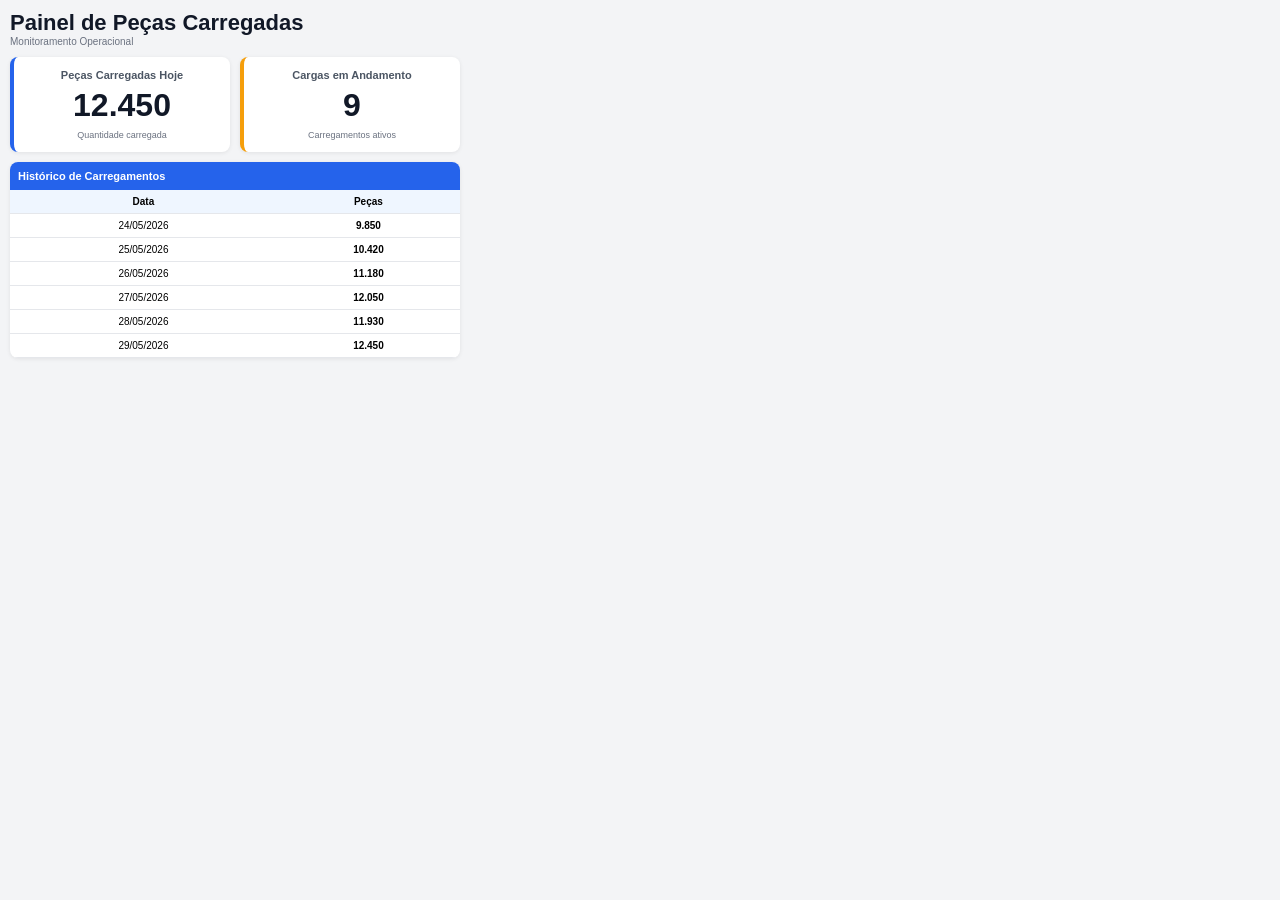
<file: pecasCarregadas/index.html>
<!DOCTYPE html>
<html lang="pt-BR">

<head>
<meta charset="UTF-8">
<meta name="viewport" content="width=device-width, initial-scale=1.0">

<title>Painel de Peças Carregadas</title>

<style>

:root{
    --azul:#2563eb;
    --laranja:#f59e0b;
    --cinza:#6b7280;
    --fundo:#f3f4f6;
    --branco:#ffffff;
    --borda:#e5e7eb;
}

*{
    margin:0;
    padding:0;
    box-sizing:border-box;
    font-family:Segoe UI, Arial, sans-serif;
}

body{
    background:var(--fundo);
    padding:10px;
}

/* ===============================
   TÍTULO
================================ */

.header{
    margin-bottom:10px;
}

.header h1{
    font-size:22px;
    color:#111827;
}

.header p{
    font-size:10px;
    color:var(--cinza);
}

/* ===============================
   CARDS
================================ */

.cards{
    display:flex;
    gap:10px;
    margin-bottom:10px;
}

.card{
    flex:1;
    max-width:220px;
    background:var(--branco);
    border-radius:8px;
    padding:12px;
    min-height:90px;
    box-shadow:0 1px 4px rgba(0,0,0,.08);
}

.card-pecas{
    border-left:4px solid var(--azul);
}

.card-cargas{
    border-left:4px solid var(--laranja);
}

.card-titulo{
    text-align:center;
    font-size:11px;
    font-weight:600;
    color:#4b5563;
}

.card-valor{
    text-align:center;
    font-size:32px;
    font-weight:bold;
    color:#111827;
    margin:6px 0;
}

.card-info{
    text-align:center;
    font-size:9px;
    color:var(--cinza);
}

/* ===============================
   TABELA
================================ */

.tabela{
    width:450px;
    background:var(--branco);
    border-radius:8px;
    overflow:hidden;
    box-shadow:0 1px 4px rgba(0,0,0,.08);
}

.tabela-titulo{
    background:var(--azul);
    color:white;
    padding:8px;
    font-size:11px;
    font-weight:bold;
}

table{
    width:100%;
    border-collapse:collapse;
}

thead{
    background:#eff6ff;
}

thead th{
    padding:6px;
    font-size:10px;
    border-bottom:1px solid var(--borda);
}

tbody td{
    padding:6px;
    font-size:10px;
    text-align:center;
    border-bottom:1px solid var(--borda);
}

.valor{
    font-weight:bold;
}

/* ===============================
   RESPONSIVO
================================ */

@media(max-width:768px){

    .cards{
        flex-direction:column;
    }

    .card{
        max-width:100%;
    }

    .tabela{
        width:100%;
    }

}

</style>

</head>

<body>

<div class="header">
    <h1>Painel de Peças Carregadas</h1>
    <p>Monitoramento Operacional</p>
</div>

<div class="cards">

    <div class="card card-pecas">

        <div class="card-titulo">
            Peças Carregadas Hoje
        </div>

        <div class="card-valor" id="pecasHoje">
            12.450
        </div>

        <div class="card-info">
            Quantidade carregada
        </div>

    </div>

    <div class="card card-cargas">

        <div class="card-titulo">
            Cargas em Andamento
        </div>

        <div class="card-valor" id="cargas">
            9
        </div>

        <div class="card-info">
            Carregamentos ativos
        </div>

    </div>

</div>

<div class="tabela">

    <div class="tabela-titulo">
        Histórico de Carregamentos
    </div>

    <table>

        <thead>
            <tr>
                <th>Data</th>
                <th>Peças</th>
            </tr>
        </thead>

        <tbody>

            <tr>
                <td>24/05/2026</td>
                <td class="valor">9.850</td>
            </tr>

            <tr>
                <td>25/05/2026</td>
                <td class="valor">10.420</td>
            </tr>

            <tr>
                <td>26/05/2026</td>
                <td class="valor">11.180</td>
            </tr>

            <tr>
                <td>27/05/2026</td>
                <td class="valor">12.050</td>
            </tr>

            <tr>
                <td>28/05/2026</td>
                <td class="valor">11.930</td>
            </tr>

            <tr>
                <td>29/05/2026</td>
                <td class="valor">12.450</td>
            </tr>

        </tbody>

    </table>

</div>

<script>

document.getElementById('pecasHoje').innerHTML =
    Number(12450).toLocaleString('pt-BR');

document.getElementById('cargas').innerHTML = 9;

</script>

</body>
</html>
</file>
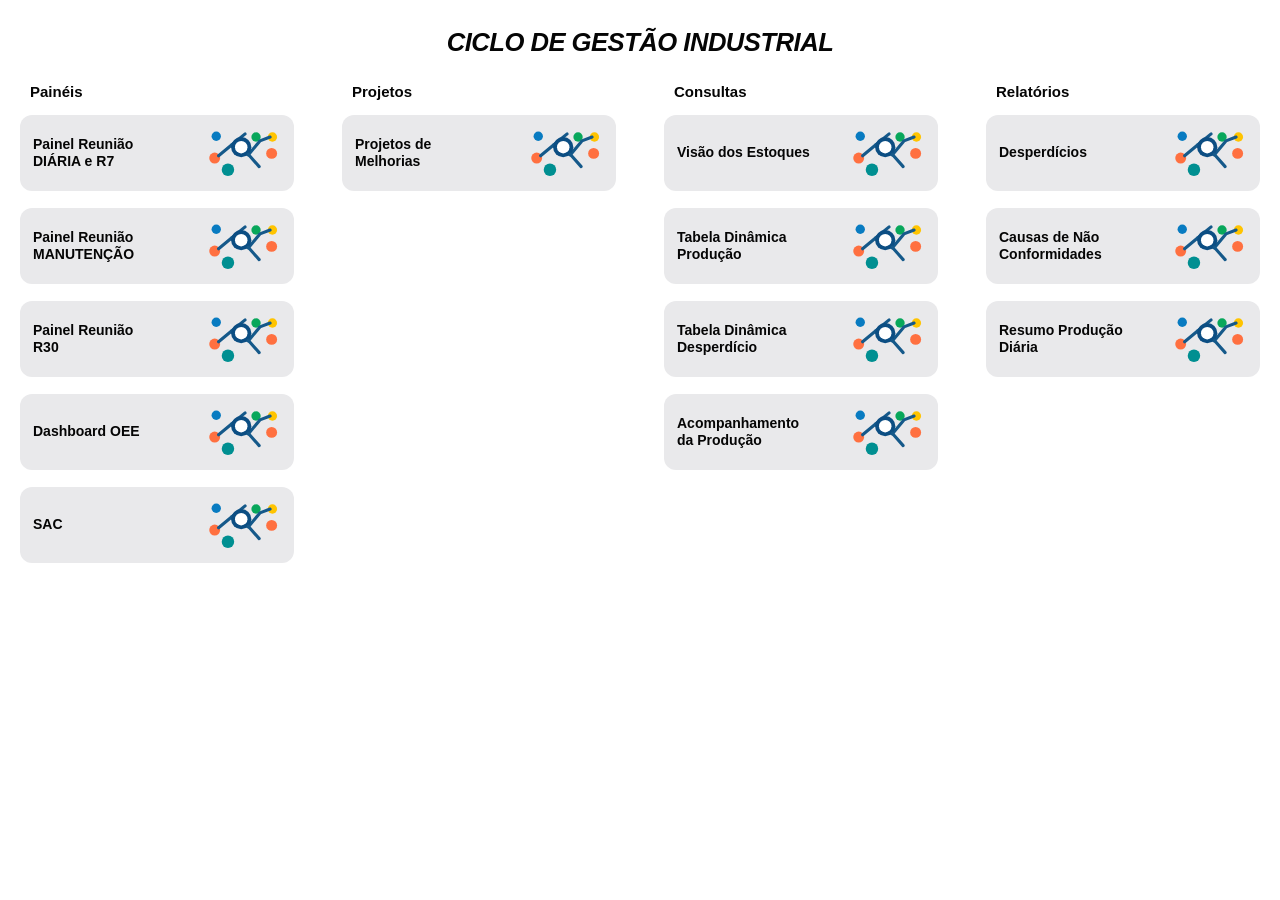
<file: GestaoIndustrial/ciclo_gestao_industrial.html>
<!DOCTYPE html>
<html lang="pt-BR">
<head>
<meta charset="UTF-8">
<meta name="viewport" content="width=device-width, initial-scale=1.0">
<meta name="description" content="Ciclo de Gestão Industrial">
<title>Ciclo de Gestão Industrial</title>

<style>
    :root {
        --bg: #ffffff;
        --text: #050505;
        --card: #e9e9eb;
        --card-hover: #dedee1;
        --radius: 12px;
        --max-width: 1240px;
        --gap: 20px;
    }

    * {
        box-sizing: border-box;
    }

    html {
        scroll-behavior: smooth;
    }

    body {
        margin: 0;
        min-height: 100vh;
        background: var(--bg);
        color: var(--text);
        font-family: Arial, Helvetica, sans-serif;
        -webkit-font-smoothing: antialiased;
        text-rendering: optimizeLegibility;
    }

    .page {
        width: min(100% - 40px, var(--max-width));
        margin: 0 auto;
        padding: 22px 0 32px;
    }

    /* Cabeçalho */
    .header {
        position: relative;
        min-height: 58px;
        display: flex;
        align-items: flex-start;
        justify-content: center;
    }

    .title {
        margin: 5px 0 0;
        font-size: clamp(21px, 2vw, 27px);
        line-height: 1.2;
        font-style: italic;
        font-weight: 800;
        letter-spacing: -0.5px;
        text-align: center;
    }

    /* Mantém a área escura da referência no canto superior direito.
       Pode ser substituída por uma logo real futuramente. */
    /*.header-mark {
        position: absolute;
        top: 0;
        right: 0;
        width: 102px;
        height: 36px;
        background: #000;
        border-radius: 0 0 0 2px;
    }*/

    /* Grade principal */
    .dashboard {
        display: grid;
        grid-template-columns: repeat(4, minmax(0, 1fr));
        gap: 48px;
        align-items: start;
        margin-top: 3px;
    }

    .section-title {
        margin: 0 0 14px 10px;
        font-size: 15px;
        line-height: 1.2;
        font-weight: 800;
    }

    .cards {
        display: flex;
        flex-direction: column;
        gap: 17px;
    }

    .card {
        min-height: 70px;
        display: flex;
        align-items: center;
        justify-content: space-between;
        gap: 14px;
        padding: 12px 13px;
        border-radius: var(--radius);
        background: var(--card);
        color: var(--text);
        text-decoration: none;
        cursor: pointer;
        transition:
            background-color 160ms ease,
            transform 160ms ease,
            box-shadow 160ms ease;
        outline: none;
    }

    .card:hover {
        background: var(--card-hover);
        transform: translateY(-2px);
        box-shadow: 0 5px 12px rgba(0, 0, 0, 0.08);
    }

    .card:focus-visible {
        box-shadow: 0 0 0 3px rgba(0, 0, 0, 0.25);
    }

    .card-title {
        flex: 1;
        font-size: 14px;
        line-height: 1.25;
        font-weight: 800;
    }

    .card-icon {
        flex: 0 0 78px;
        width: 78px;
        height: 52px;
        display: block;
    }

    /* SVG dos ícones é mantido inline para que o arquivo seja 100% independente. */
    .card-icon .blue {
        fill: #087bc1;
    }

    .card-icon .blue-dark {
        fill: #0c4e83;
    }

    .card-icon .orange {
        fill: #ff7040;
    }

    .card-icon .orange-dark {
        fill: #ef5429;
    }

    .card-icon .green {
        fill: #08a75b;
    }

    .card-icon .teal {
        fill: #008f91;
    }

    .card-icon .yellow {
        fill: #ffc400;
    }

    .card-icon .line {
        fill: none;
        stroke: #15598a;
        stroke-width: 4;
        stroke-linecap: round;
        stroke-linejoin: round;
    }

    /* Estado visual quando o item é acionado */
    .card.is-active {
        transform: scale(0.985);
    }

    /* Tablet */
    @media (max-width: 1000px) {
        .page {
            width: min(100% - 30px, 850px);
        }

        .dashboard {
            grid-template-columns: repeat(2, minmax(0, 1fr));
            column-gap: 28px;
            row-gap: 30px;
        }

        .header-mark {
            width: 76px;
            height: 30px;
        }
    }

    /* Celular */
    @media (max-width: 620px) {
        .page {
            width: min(100% - 24px, 480px);
            padding-top: 16px;
        }

        .header {
            min-height: 64px;
            padding-right: 0;
        }

        .title {
            max-width: 75%;
            margin-top: 3px;
            font-size: 20px;
        }

        .header-mark {
            width: 55px;
            height: 25px;
        }

        .dashboard {
            grid-template-columns: 1fr;
            gap: 28px;
            margin-top: 5px;
        }

        .section-title {
            margin-left: 7px;
            margin-bottom: 11px;
        }

        .cards {
            gap: 12px;
        }

        .card {
            min-height: 68px;
            padding: 11px 12px;
        }

        .card-title {
            font-size: 14px;
        }
    }

    @media (prefers-reduced-motion: reduce) {
        html {
            scroll-behavior: auto;
        }

        .card {
            transition: none;
        }
    }
</style>
</head>

<body>
<main class="page">

    <header class="header">
        <h1 class="title">CICLO DE GESTÃO INDUSTRIAL</h1>
        <div class="header-mark" aria-hidden="true"></div>
    </header>

    <section class="dashboard" aria-label="Menu principal">

        <!-- PAINÉIS -->
        <section class="menu-section">
            <h2 class="section-title">Painéis</h2>

            <div class="cards">
                <a class="card" href="#" data-name="Painel Reunião DIÁRIA e R7">
                    <span class="card-title">Painel Reunião<br>DIÁRIA e R7</span>
                    <svg class="card-icon" viewBox="0 0 100 65" aria-hidden="true">
                        <circle class="blue" cx="17" cy="11" r="6"/>
                        <circle class="orange" cx="15" cy="39" r="7"/>
                        <circle class="teal" cx="32" cy="54" r="8"/>
                        <circle class="green" cx="68" cy="12" r="6"/>
                        <circle class="yellow" cx="89" cy="12" r="6"/>
                        <circle class="orange" cx="88" cy="33" r="7"/>
                        <path class="line" d="M20 36 L37 22 L58 35 L73 17 L86 12"/>
                        <path class="line" d="M37 22 L54 8"/>
                        <circle class="blue-dark" cx="49" cy="25" r="13"/>
                        <circle fill="#fff" cx="49" cy="25" r="8"/>
                        <path class="line" d="M58 34 L72 50"/>
                    </svg>
                </a>

                <a class="card" href="#" data-name="Painel Reunião MANUTENÇÃO">
                    <span class="card-title">Painel Reunião<br>MANUTENÇÃO</span>
                    <svg class="card-icon" viewBox="0 0 100 65" aria-hidden="true">
                        <circle class="blue" cx="17" cy="11" r="6"/>
                        <circle class="orange" cx="15" cy="39" r="7"/>
                        <circle class="teal" cx="32" cy="54" r="8"/>
                        <circle class="green" cx="68" cy="12" r="6"/>
                        <circle class="yellow" cx="89" cy="12" r="6"/>
                        <circle class="orange" cx="88" cy="33" r="7"/>
                        <path class="line" d="M20 36 L37 22 L58 35 L73 17 L86 12"/>
                        <path class="line" d="M37 22 L54 8"/>
                        <circle class="blue-dark" cx="49" cy="25" r="13"/>
                        <circle fill="#fff" cx="49" cy="25" r="8"/>
                        <path class="line" d="M58 34 L72 50"/>
                    </svg>
                </a>

                <a class="card" href="#" data-name="Painel Reunião R30">
                    <span class="card-title">Painel Reunião<br>R30</span>
                    <svg class="card-icon" viewBox="0 0 100 65" aria-hidden="true">
                        <circle class="blue" cx="17" cy="11" r="6"/>
                        <circle class="orange" cx="15" cy="39" r="7"/>
                        <circle class="teal" cx="32" cy="54" r="8"/>
                        <circle class="green" cx="68" cy="12" r="6"/>
                        <circle class="yellow" cx="89" cy="12" r="6"/>
                        <circle class="orange" cx="88" cy="33" r="7"/>
                        <path class="line" d="M20 36 L37 22 L58 35 L73 17 L86 12"/>
                        <path class="line" d="M37 22 L54 8"/>
                        <circle class="blue-dark" cx="49" cy="25" r="13"/>
                        <circle fill="#fff" cx="49" cy="25" r="8"/>
                        <path class="line" d="M58 34 L72 50"/>
                    </svg>
                </a>

                <a class="card" href="#" data-name="Dashboard OEE">
                    <span class="card-title">Dashboard OEE</span>
                    <svg class="card-icon" viewBox="0 0 100 65" aria-hidden="true">
                        <circle class="blue" cx="17" cy="11" r="6"/>
                        <circle class="orange" cx="15" cy="39" r="7"/>
                        <circle class="teal" cx="32" cy="54" r="8"/>
                        <circle class="green" cx="68" cy="12" r="6"/>
                        <circle class="yellow" cx="89" cy="12" r="6"/>
                        <circle class="orange" cx="88" cy="33" r="7"/>
                        <path class="line" d="M20 36 L37 22 L58 35 L73 17 L86 12"/>
                        <path class="line" d="M37 22 L54 8"/>
                        <circle class="blue-dark" cx="49" cy="25" r="13"/>
                        <circle fill="#fff" cx="49" cy="25" r="8"/>
                        <path class="line" d="M58 34 L72 50"/>
                    </svg>
                </a>

                <a class="card" href="#" data-name="SAC">
                    <span class="card-title">SAC</span>
                    <svg class="card-icon" viewBox="0 0 100 65" aria-hidden="true">
                        <circle class="blue" cx="17" cy="11" r="6"/>
                        <circle class="orange" cx="15" cy="39" r="7"/>
                        <circle class="teal" cx="32" cy="54" r="8"/>
                        <circle class="green" cx="68" cy="12" r="6"/>
                        <circle class="yellow" cx="89" cy="12" r="6"/>
                        <circle class="orange" cx="88" cy="33" r="7"/>
                        <path class="line" d="M20 36 L37 22 L58 35 L73 17 L86 12"/>
                        <path class="line" d="M37 22 L54 8"/>
                        <circle class="blue-dark" cx="49" cy="25" r="13"/>
                        <circle fill="#fff" cx="49" cy="25" r="8"/>
                        <path class="line" d="M58 34 L72 50"/>
                    </svg>
                </a>
            </div>
        </section>

        <!-- PROJETOS -->
        <section class="menu-section">
            <h2 class="section-title">Projetos</h2>

            <div class="cards">
                <a class="card" href="#" data-name="Projetos de Melhorias">
                    <span class="card-title">Projetos de<br>Melhorias</span>
                    <svg class="card-icon" viewBox="0 0 100 65" aria-hidden="true">
                        <circle class="blue" cx="17" cy="11" r="6"/>
                        <circle class="orange" cx="15" cy="39" r="7"/>
                        <circle class="teal" cx="32" cy="54" r="8"/>
                        <circle class="green" cx="68" cy="12" r="6"/>
                        <circle class="yellow" cx="89" cy="12" r="6"/>
                        <circle class="orange" cx="88" cy="33" r="7"/>
                        <path class="line" d="M20 36 L37 22 L58 35 L73 17 L86 12"/>
                        <path class="line" d="M37 22 L54 8"/>
                        <circle class="blue-dark" cx="49" cy="25" r="13"/>
                        <circle fill="#fff" cx="49" cy="25" r="8"/>
                        <path class="line" d="M58 34 L72 50"/>
                    </svg>
                </a>
            </div>
        </section>

        <!-- CONSULTAS -->
        <section class="menu-section">
            <h2 class="section-title">Consultas</h2>

            <div class="cards">
                <a class="card" href="#" data-name="Visão dos Estoques">
                    <span class="card-title">Visão dos Estoques</span>
                    <svg class="card-icon" viewBox="0 0 100 65" aria-hidden="true">
                        <circle class="blue" cx="17" cy="11" r="6"/>
                        <circle class="orange" cx="15" cy="39" r="7"/>
                        <circle class="teal" cx="32" cy="54" r="8"/>
                        <circle class="green" cx="68" cy="12" r="6"/>
                        <circle class="yellow" cx="89" cy="12" r="6"/>
                        <circle class="orange" cx="88" cy="33" r="7"/>
                        <path class="line" d="M20 36 L37 22 L58 35 L73 17 L86 12"/>
                        <path class="line" d="M37 22 L54 8"/>
                        <circle class="blue-dark" cx="49" cy="25" r="13"/>
                        <circle fill="#fff" cx="49" cy="25" r="8"/>
                        <path class="line" d="M58 34 L72 50"/>
                    </svg>
                </a>

                <a class="card" href="#" data-name="Tabela Dinâmica Produção">
                    <span class="card-title">Tabela Dinâmica<br>Produção</span>
                    <svg class="card-icon" viewBox="0 0 100 65" aria-hidden="true">
                        <circle class="blue" cx="17" cy="11" r="6"/>
                        <circle class="orange" cx="15" cy="39" r="7"/>
                        <circle class="teal" cx="32" cy="54" r="8"/>
                        <circle class="green" cx="68" cy="12" r="6"/>
                        <circle class="yellow" cx="89" cy="12" r="6"/>
                        <circle class="orange" cx="88" cy="33" r="7"/>
                        <path class="line" d="M20 36 L37 22 L58 35 L73 17 L86 12"/>
                        <path class="line" d="M37 22 L54 8"/>
                        <circle class="blue-dark" cx="49" cy="25" r="13"/>
                        <circle fill="#fff" cx="49" cy="25" r="8"/>
                        <path class="line" d="M58 34 L72 50"/>
                    </svg>
                </a>

                <a class="card" href="#" data-name="Tabela Dinâmica Desperdício">
                    <span class="card-title">Tabela Dinâmica<br>Desperdício</span>
                    <svg class="card-icon" viewBox="0 0 100 65" aria-hidden="true">
                        <circle class="blue" cx="17" cy="11" r="6"/>
                        <circle class="orange" cx="15" cy="39" r="7"/>
                        <circle class="teal" cx="32" cy="54" r="8"/>
                        <circle class="green" cx="68" cy="12" r="6"/>
                        <circle class="yellow" cx="89" cy="12" r="6"/>
                        <circle class="orange" cx="88" cy="33" r="7"/>
                        <path class="line" d="M20 36 L37 22 L58 35 L73 17 L86 12"/>
                        <path class="line" d="M37 22 L54 8"/>
                        <circle class="blue-dark" cx="49" cy="25" r="13"/>
                        <circle fill="#fff" cx="49" cy="25" r="8"/>
                        <path class="line" d="M58 34 L72 50"/>
                    </svg>
                </a>

                <a class="card" href="#" data-name="Acompanhamento da Produção">
                    <span class="card-title">Acompanhamento<br>da Produção</span>
                    <svg class="card-icon" viewBox="0 0 100 65" aria-hidden="true">
                        <circle class="blue" cx="17" cy="11" r="6"/>
                        <circle class="orange" cx="15" cy="39" r="7"/>
                        <circle class="teal" cx="32" cy="54" r="8"/>
                        <circle class="green" cx="68" cy="12" r="6"/>
                        <circle class="yellow" cx="89" cy="12" r="6"/>
                        <circle class="orange" cx="88" cy="33" r="7"/>
                        <path class="line" d="M20 36 L37 22 L58 35 L73 17 L86 12"/>
                        <path class="line" d="M37 22 L54 8"/>
                        <circle class="blue-dark" cx="49" cy="25" r="13"/>
                        <circle fill="#fff" cx="49" cy="25" r="8"/>
                        <path class="line" d="M58 34 L72 50"/>
                    </svg>
                </a>
            </div>
        </section>

        <!-- RELATÓRIOS -->
        <section class="menu-section">
            <h2 class="section-title">Relatórios</h2>

            <div class="cards">
                <a class="card" href="#" data-name="Desperdícios">
                    <span class="card-title">Desperdícios</span>
                    <svg class="card-icon" viewBox="0 0 100 65" aria-hidden="true">
                        <circle class="blue" cx="17" cy="11" r="6"/>
                        <circle class="orange" cx="15" cy="39" r="7"/>
                        <circle class="teal" cx="32" cy="54" r="8"/>
                        <circle class="green" cx="68" cy="12" r="6"/>
                        <circle class="yellow" cx="89" cy="12" r="6"/>
                        <circle class="orange" cx="88" cy="33" r="7"/>
                        <path class="line" d="M20 36 L37 22 L58 35 L73 17 L86 12"/>
                        <path class="line" d="M37 22 L54 8"/>
                        <circle class="blue-dark" cx="49" cy="25" r="13"/>
                        <circle fill="#fff" cx="49" cy="25" r="8"/>
                        <path class="line" d="M58 34 L72 50"/>
                    </svg>
                </a>

                <a class="card" href="#" data-name="Causas de Não Conformidades">
                    <span class="card-title">Causas de Não<br>Conformidades</span>
                    <svg class="card-icon" viewBox="0 0 100 65" aria-hidden="true">
                        <circle class="blue" cx="17" cy="11" r="6"/>
                        <circle class="orange" cx="15" cy="39" r="7"/>
                        <circle class="teal" cx="32" cy="54" r="8"/>
                        <circle class="green" cx="68" cy="12" r="6"/>
                        <circle class="yellow" cx="89" cy="12" r="6"/>
                        <circle class="orange" cx="88" cy="33" r="7"/>
                        <path class="line" d="M20 36 L37 22 L58 35 L73 17 L86 12"/>
                        <path class="line" d="M37 22 L54 8"/>
                        <circle class="blue-dark" cx="49" cy="25" r="13"/>
                        <circle fill="#fff" cx="49" cy="25" r="8"/>
                        <path class="line" d="M58 34 L72 50"/>
                    </svg>
                </a>

                <a class="card" href="#" data-name="Resumo Produção Diária">
                    <span class="card-title">Resumo Produção<br>Diária</span>
                    <svg class="card-icon" viewBox="0 0 100 65" aria-hidden="true">
                        <circle class="blue" cx="17" cy="11" r="6"/>
                        <circle class="orange" cx="15" cy="39" r="7"/>
                        <circle class="teal" cx="32" cy="54" r="8"/>
                        <circle class="green" cx="68" cy="12" r="6"/>
                        <circle class="yellow" cx="89" cy="12" r="6"/>
                        <circle class="orange" cx="88" cy="33" r="7"/>
                        <path class="line" d="M20 36 L37 22 L58 35 L73 17 L86 12"/>
                        <path class="line" d="M37 22 L54 8"/>
                        <circle class="blue-dark" cx="49" cy="25" r="13"/>
                        <circle fill="#fff" cx="49" cy="25" r="8"/>
                        <path class="line" d="M58 34 L72 50"/>
                    </svg>
                </a>
            </div>
        </section>

    </section>
</main>

<script>
(function () {
    'use strict';

    /*
     * Centralize aqui as URLs reais dos seus dashboards/relatórios.
     * Exemplo:
     * "Dashboard OEE": "/mge/dashboard/oee"
     */
    const ROUTES = {
        // "Painel Reunião DIÁRIA e R7": "/caminho/painel-r7",
        // "Projetos de Melhorias": "/caminho/projetos",
        // "Visão dos Estoques": "/caminho/estoques"
    };

    document.querySelectorAll('.card').forEach(function (card) {
        card.addEventListener('click', function (event) {
            const name = card.dataset.name;
            const route = ROUTES[name];

            if (route) {
                event.preventDefault();
                window.location.href = route;
                return;
            }

            /*
             * Enquanto uma rota não for cadastrada, o clique não navega.
             * Substitua este comportamento pelas URLs reais quando disponíveis.
             */
            event.preventDefault();
            card.classList.add('is-active');

            window.setTimeout(function () {
                card.classList.remove('is-active');
            }, 120);

            console.info('Item selecionado:', name);
        });
    });
})();
</script>

</body>
</html>
</file>
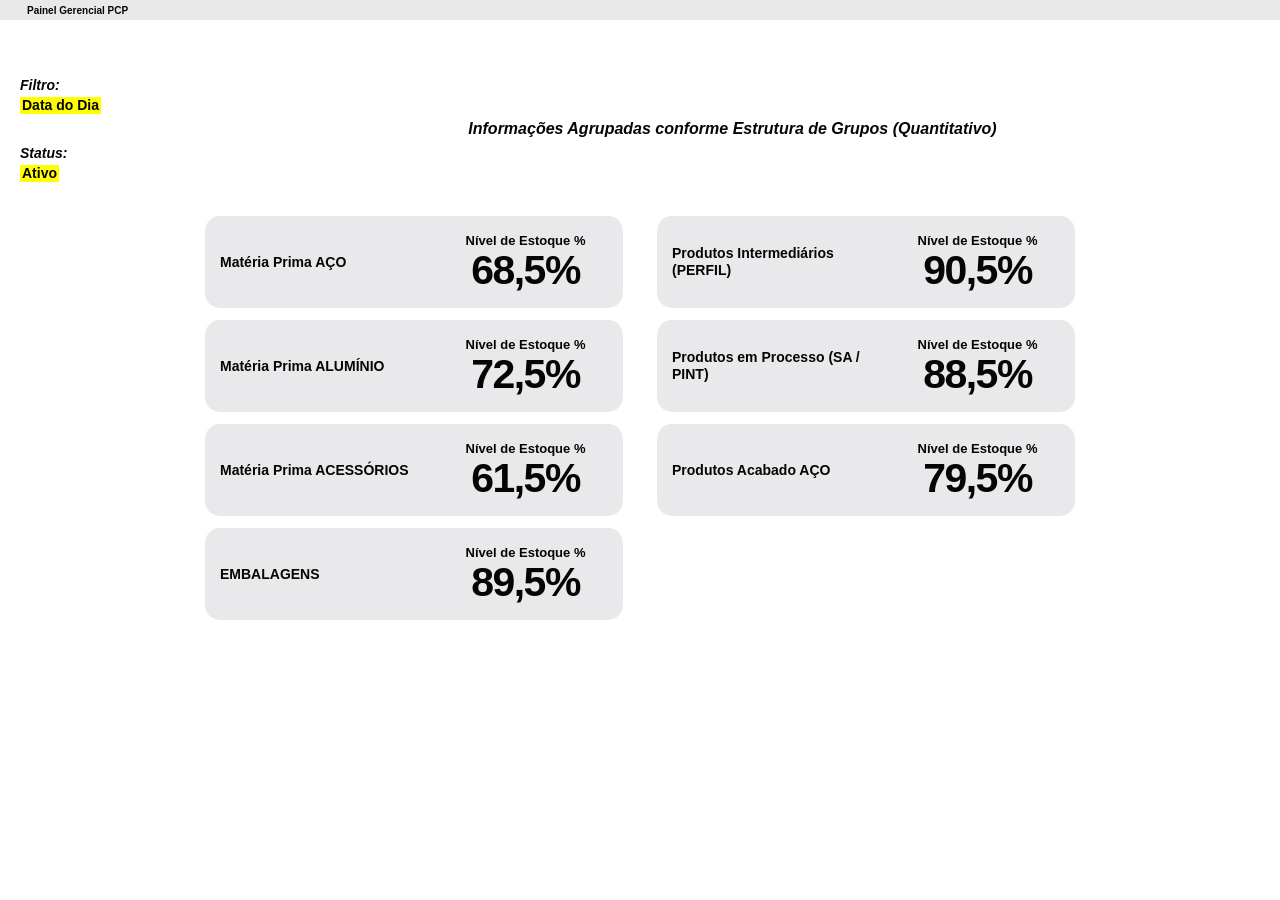
<file: GestaoIndustrial/painel_gerencial_pcp.html>
<!DOCTYPE html>
<html lang="pt-BR">
<head>
    <meta charset="UTF-8">
    <meta name="viewport" content="width=device-width, initial-scale=1.0">
    <meta name="description" content="Painel Gerencial PCP">
    <title>Painel Gerencial PCP</title>

    <style>
        :root {
            --bg: #ffffff;
            --topbar: #e9e9e9;
            --card: #e9e9eb;
            --card-hover: #dedee1;
            --text: #050505;
            --muted: #555;
            --accent: #ffff00;
            --radius: 15px;
            --content-max: 1160px;
            --gap: 34px;
        }

        * {
            box-sizing: border-box;
        }

        html {
            scroll-behavior: smooth;
        }

        body {
            margin: 0;
            min-height: 100vh;
            background: var(--bg);
            color: var(--text);
            font-family: Arial, Helvetica, sans-serif;
            -webkit-font-smoothing: antialiased;
            text-rendering: optimizeLegibility;
        }

        /* Barra superior */
        .topbar {
            width: 100%;
            height: 20px;
            display: flex;
            align-items: center;
            padding: 0 27px;
            background: var(--topbar);
            font-size: 10px;
            font-weight: 700;
        }

        /* Área principal */
        .page {
            width: min(100% - 40px, 1340px);
            margin: 0 auto;
            padding: 56px 0 46px;
        }

        .dashboard-header {
            display: grid;
            grid-template-columns: 155px minmax(0, 1fr);
            align-items: center;
            gap: 30px;
            margin-bottom: 34px;
        }

        .filters {
            align-self: start;
            padding-top: 1px;
            font-size: 14px;
            font-style: italic;
            font-weight: 800;
            line-height: 1.25;
        }

        .filter-group + .filter-group {
            margin-top: 31px;
        }

        .filter-label {
            display: block;
            margin-bottom: 2px;
        }

        .filter-value {
            display: inline-block;
            padding: 0 2px;
            background: var(--accent);
            font-style: normal;
        }

        .main-title {
            margin: 0;
            text-align: center;
            font-size: clamp(14px, 1.35vw, 16px);
            font-style: italic;
            font-weight: 800;
            line-height: 1.3;
        }

        /* Grade de cards */
        .cards-grid {
            width: min(100%, 870px);
            margin: 0 auto;
            display: grid;
            grid-template-columns: repeat(2, minmax(0, 1fr));
            gap: 12px 34px;
        }

        .stock-card {
            min-height: 92px;
            display: grid;
            grid-template-columns: minmax(0, 1fr) 145px;
            align-items: center;
            gap: 12px;
            padding: 12px 25px 12px 15px;
            border: 0;
            border-radius: var(--radius);
            background: var(--card);
            color: var(--text);
            text-decoration: none;
            cursor: pointer;
            transition:
                transform 150ms ease,
                background-color 150ms ease,
                box-shadow 150ms ease;
            outline: none;
        }

        .stock-card:hover {
            background: var(--card-hover);
            transform: translateY(-2px);
            box-shadow: 0 5px 14px rgba(0, 0, 0, 0.08);
        }

        .stock-card:active {
            transform: scale(0.985);
        }

        .stock-card:focus-visible {
            box-shadow: 0 0 0 3px rgba(0, 0, 0, 0.25);
        }

        .stock-card__name {
            font-size: 14px;
            font-weight: 800;
            line-height: 1.2;
        }

        .stock-card__metric {
            text-align: center;
            min-width: 0;
        }

        .stock-card__label {
            display: block;
            margin-bottom: 2px;
            font-size: 13px;
            font-weight: 700;
            line-height: 1.1;
        }

        .stock-card__value {
            display: block;
            font-size: clamp(35px, 3.2vw, 42px);
            font-weight: 800;
            line-height: 0.95;
            letter-spacing: -1.5px;
        }

        /* Responsividade */
        @media (max-width: 1000px) {
            .page {
                width: min(100% - 30px, 850px);
                padding-top: 42px;
            }

            .dashboard-header {
                grid-template-columns: 125px minmax(0, 1fr);
                gap: 20px;
            }

            .cards-grid {
                width: 100%;
                gap: 12px 22px;
            }

            .stock-card {
                grid-template-columns: minmax(0, 1fr) 125px;
                padding-right: 15px;
            }
        }

        @media (max-width: 700px) {
            .topbar {
                padding-left: 14px;
                font-size: 9px;
            }

            .page {
                width: min(100% - 24px, 520px);
                padding: 30px 0 35px;
            }

            .dashboard-header {
                grid-template-columns: 1fr;
                gap: 22px;
                margin-bottom: 25px;
            }

            .filters {
                display: flex;
                justify-content: center;
                gap: 28px;
                padding: 0;
                font-size: 13px;
            }

            .filter-group + .filter-group {
                margin-top: 0;
            }

            .main-title {
                order: -1;
            }

            .cards-grid {
                grid-template-columns: 1fr;
                gap: 12px;
            }

            .stock-card {
                min-height: 84px;
                grid-template-columns: minmax(0, 1fr) 125px;
                padding: 10px 15px;
            }

            .stock-card__name {
                font-size: 13px;
            }

            .stock-card__label {
                font-size: 12px;
            }

            .stock-card__value {
                font-size: 36px;
            }
        }

        @media (max-width: 390px) {
            .filters {
                justify-content: space-between;
                gap: 12px;
            }

            .stock-card {
                grid-template-columns: minmax(0, 1fr) 112px;
            }

            .stock-card__value {
                font-size: 33px;
            }
        }

        @media (prefers-reduced-motion: reduce) {
            html {
                scroll-behavior: auto;
            }

            .stock-card {
                transition: none;
            }
        }
    </style>
</head>

<body>
    <header class="topbar">
        Painel Gerencial PCP
    </header>

    <main class="page">
        <header class="dashboard-header">
            <aside class="filters" aria-label="Filtros do painel">
                <div class="filter-group">
                    <span class="filter-label">Filtro:</span>
                    <span class="filter-value" id="dateFilter">Data do Dia</span>
                </div>

                <div class="filter-group">
                    <span class="filter-label">Status:</span>
                    <span class="filter-value" id="statusFilter">Ativo</span>
                </div>
            </aside>

            <h1 class="main-title">
                Informações Agrupadas conforme Estrutura de Grupos (Quantitativo)
            </h1>
        </header>

        <section class="cards-grid" aria-label="Níveis de estoque">
            <a class="stock-card"
               href="#"
               data-name="Matéria Prima AÇO"
               data-value="68,5%">
                <span class="stock-card__name">Matéria Prima AÇO</span>
                <span class="stock-card__metric">
                    <span class="stock-card__label">Nível de Estoque %</span>
                    <span class="stock-card__value">68,5%</span>
                </span>
            </a>

            <a class="stock-card"
               href="#"
               data-name="Produtos Intermediários (PERFIL)"
               data-value="90,5%">
                <span class="stock-card__name">Produtos Intermediários (PERFIL)</span>
                <span class="stock-card__metric">
                    <span class="stock-card__label">Nível de Estoque %</span>
                    <span class="stock-card__value">90,5%</span>
                </span>
            </a>

            <a class="stock-card"
               href="#"
               data-name="Matéria Prima ALUMÍNIO"
               data-value="72,5%">
                <span class="stock-card__name">Matéria Prima ALUMÍNIO</span>
                <span class="stock-card__metric">
                    <span class="stock-card__label">Nível de Estoque %</span>
                    <span class="stock-card__value">72,5%</span>
                </span>
            </a>

            <a class="stock-card"
               href="#"
               data-name="Produtos em Processo (SA / PINT)"
               data-value="88,5%">
                <span class="stock-card__name">Produtos em Processo (SA / PINT)</span>
                <span class="stock-card__metric">
                    <span class="stock-card__label">Nível de Estoque %</span>
                    <span class="stock-card__value">88,5%</span>
                </span>
            </a>

            <a class="stock-card"
               href="#"
               data-name="Matéria Prima ACESSÓRIOS"
               data-value="61,5%">
                <span class="stock-card__name">Matéria Prima ACESSÓRIOS</span>
                <span class="stock-card__metric">
                    <span class="stock-card__label">Nível de Estoque %</span>
                    <span class="stock-card__value">61,5%</span>
                </span>
            </a>

            <a class="stock-card"
               href="#"
               data-name="Produtos Acabado AÇO"
               data-value="79,5%">
                <span class="stock-card__name">Produtos Acabado AÇO</span>
                <span class="stock-card__metric">
                    <span class="stock-card__label">Nível de Estoque %</span>
                    <span class="stock-card__value">79,5%</span>
                </span>
            </a>

            <a class="stock-card"
               href="#"
               data-name="EMBALAGENS"
               data-value="89,5%">
                <span class="stock-card__name">EMBALAGENS</span>
                <span class="stock-card__metric">
                    <span class="stock-card__label">Nível de Estoque %</span>
                    <span class="stock-card__value">89,5%</span>
                </span>
            </a>
        </section>
    </main>

    <script>
        (() => {
            'use strict';

            /*
             * Futuras telas:
             * ------------------------------------------------------------
             * Quando as páginas de detalhe estiverem prontas, basta
             * cadastrar a URL correspondente neste objeto.
             *
             * Exemplo:
             *
             * const ROUTES = {
             *     "Matéria Prima AÇO": "materia-prima-aco.html",
             *     "Matéria Prima ALUMÍNIO": "materia-prima-aluminio.html"
             * };
             */
            const ROUTES = Object.freeze({
                // "Matéria Prima AÇO": "materia-prima-aco.html",
                // "Produtos Intermediários (PERFIL)": "produtos-perfil.html",
                // "Matéria Prima ALUMÍNIO": "materia-prima-aluminio.html",
                // "Produtos em Processo (SA / PINT)": "produtos-processo.html",
                // "Matéria Prima ACESSÓRIOS": "materia-prima-acessorios.html",
                // "Produtos Acabado AÇO": "produtos-acabados-aco.html",
                // "EMBALAGENS": "embalagens.html"
            });

            const cards = document.querySelectorAll('.stock-card');

            cards.forEach((card) => {
                const name = card.dataset.name;
                const route = ROUTES[name];

                if (route) {
                    card.setAttribute('href', route);
                    card.setAttribute('target', '_blank');
                    card.setAttribute('rel', 'noopener noreferrer');
                } else {
                    card.setAttribute('aria-label', `${name} — tela em desenvolvimento`);
                }

                card.addEventListener('click', (event) => {
                    const destination = ROUTES[name];

                    /*
                     * Enquanto a tela de destino não existir, não realiza
                     * navegação. Isso permite desenvolver o painel primeiro.
                     */
                    if (!destination) {
                        event.preventDefault();
                        card.classList.add('is-clicked');

                        window.setTimeout(() => {
                            card.classList.remove('is-clicked');
                        }, 120);

                        console.info(`Tela "${name}" ainda não cadastrada.`);
                    }
                });

                /*
                 * Acessibilidade: permite ativar o card com Enter ou Espaço.
                 */
                card.addEventListener('keydown', (event) => {
                    if (event.key !== 'Enter' && event.key !== ' ') {
                        return;
                    }

                    event.preventDefault();
                    card.click();
                });
            });
        })();
    </script>
</body>
</html>
</file>
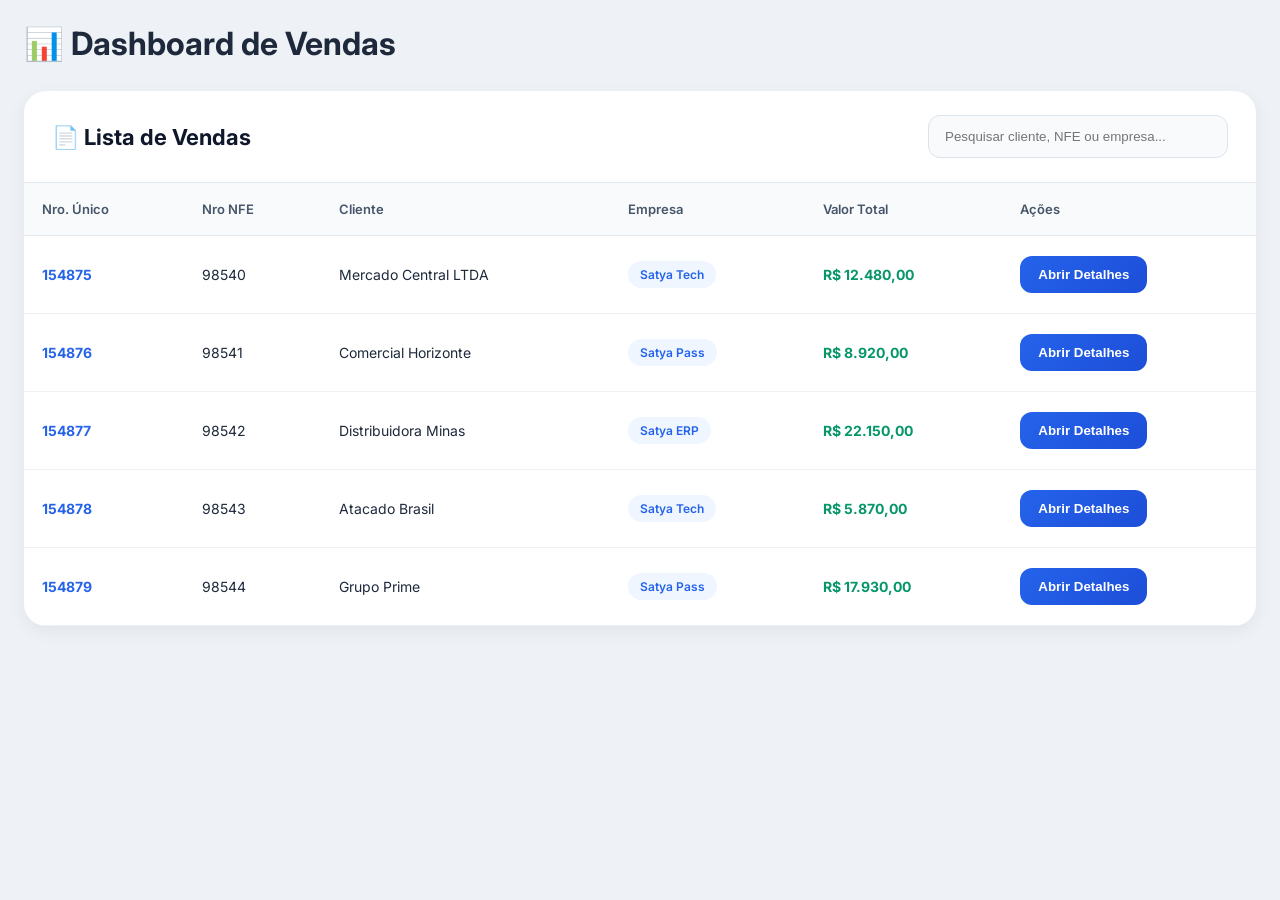
<file: projeto_dashboard_html/cabecalho.html>
<!DOCTYPE html>
<html lang="pt-BR">
<head>
<meta charset="UTF-8" />
<meta name="viewport" content="width=device-width, initial-scale=1.0"/>

<title>Dashboard de Vendas</title>

<link rel="preconnect" href="https://fonts.googleapis.com">
<link href="https://fonts.googleapis.com/css2?family=Inter:wght@400;500;600;700&display=swap" rel="stylesheet">

<style>

*{
    margin:0;
    padding:0;
    box-sizing:border-box;
}

body{
    font-family:'Inter',sans-serif;
    background:#eef2f7;
    color:#1e293b;
    padding:24px;
}

/* HEADER */

.topo{
    width:100%;
    margin-bottom:24px;
}

.topo-card{
    background:linear-gradient(135deg,#111827,#1e3a8a);
    border-radius:22px;
    padding:32px;
    color:white;
    box-shadow:0 15px 40px rgba(0,0,0,0.12);
}

.topo-card h1{
    font-size:34px;
    font-weight:700;
    margin-bottom:10px;
}

.topo-card p{
    opacity:0.85;
    font-size:15px;
}

/* KPIS */

.kpis{
    margin-top:24px;
    display:grid;
    grid-template-columns:repeat(auto-fit,minmax(220px,1fr));
    gap:18px;
}

.kpi{
    background:white;
    border-radius:18px;
    padding:22px;
    box-shadow:0 4px 15px rgba(0,0,0,0.05);
    transition:0.3s;
}

.kpi:hover{
    transform:translateY(-4px);
}

.kpi small{
    color:#64748b;
    display:block;
    margin-bottom:8px;
}

.kpi h2{
    font-size:28px;
    margin-bottom:6px;
}

.kpi span{
    font-size:13px;
    color:#16a34a;
    font-weight:600;
}

/* TABELA */

.painel{
    margin-top:28px;
    background:white;
    border-radius:22px;
    box-shadow:0 5px 18px rgba(0,0,0,0.06);
    overflow:hidden;
}

.painel-header{
    padding:24px 28px;
    border-bottom:1px solid #e2e8f0;

    display:flex;
    justify-content:space-between;
    align-items:center;
    flex-wrap:wrap;
    gap:14px;
}

.painel-header h2{
    font-size:22px;
    color:#0f172a;
}

.search{
    width:300px;
}

.search input{
    width:100%;
    padding:13px 16px;
    border-radius:12px;
    border:1px solid #dbe3ee;
    background:#f8fafc;
    outline:none;
    transition:0.3s;
}

.search input:focus{
    border-color:#2563eb;
    background:white;
}

/* TABELA */

.table-responsive{
    width:100%;
    overflow-x:auto;
}

table{
    width:100%;
    min-width:1100px;
    border-collapse:collapse;
}

thead{
    background:#f8fafc;
}

th{
    padding:18px;
    text-align:left;
    color:#475569;
    font-size:13px;
    font-weight:600;
    border-bottom:1px solid #e2e8f0;
}

td{
    padding:20px 18px;
    border-bottom:1px solid #edf2f7;
    font-size:14px;
}

tbody tr{
    transition:0.2s;
}

tbody tr:hover{
    background:#f8fbff;
}

.codigo{
    font-weight:700;
    color:#2563eb;
}

.empresa{
    background:#eff6ff;
    color:#2563eb;
    padding:6px 12px;
    border-radius:999px;
    font-size:12px;
    font-weight:600;
    display:inline-block;
}

.valor{
    font-weight:700;
    color:#059669;
}

.btn{
    border:none;
    background:linear-gradient(135deg,#2563eb,#1d4ed8);
    color:white;
    padding:11px 18px;
    border-radius:12px;
    font-weight:600;
    cursor:pointer;
    transition:0.3s;
}

.btn:hover{
    transform:scale(1.03);
    box-shadow:0 6px 14px rgba(37,99,235,0.3);
}

/* RESPONSIVO */

@media(max-width:768px){

    body{
        padding:14px;
    }

    .topo-card{
        padding:24px;
    }

    .topo-card h1{
        font-size:28px;
    }

    .painel-header{
        flex-direction:column;
        align-items:flex-start;
    }

    .search{
        width:100%;
    }

}

</style>
</head>
<body>

<!-- TOPO -->

 <h1>📊 Dashboard de Vendas</h1>

<!-- KPIS -->



<!-- TABELA -->

<section class="painel">

    <div class="painel-header">

        <h2>📄 Lista de Vendas</h2>

        <div class="search">
            <input type="text" placeholder="Pesquisar cliente, NFE ou empresa...">
        </div>

    </div>

    <div class="table-responsive">

        <table>

            <thead>
                <tr>
                    <th>Nro. Único</th>
                    <th>Nro NFE</th>
                    <th>Cliente</th>
                    <th>Empresa</th>
                    <th>Valor Total</th>
                    <th>Ações</th>
                </tr>
            </thead>

            <tbody>

                <tr>
                    <td class="codigo">154875</td>
                    <td>98540</td>
                    <td>Mercado Central LTDA</td>
                    <td>
                        <span class="empresa">
                            Satya Tech
                        </span>
                    </td>
                    <td class="valor">
                        R$ 12.480,00
                    </td>
                    <td>
                        <button class="btn">
                            Abrir Detalhes
                        </button>
                    </td>
                </tr>

                <tr>
                    <td class="codigo">154876</td>
                    <td>98541</td>
                    <td>Comercial Horizonte</td>
                    <td>
                        <span class="empresa">
                            Satya Pass
                        </span>
                    </td>
                    <td class="valor">
                        R$ 8.920,00
                    </td>
                    <td>
                        <button class="btn">
                            Abrir Detalhes
                        </button>
                    </td>
                </tr>

                <tr>
                    <td class="codigo">154877</td>
                    <td>98542</td>
                    <td>Distribuidora Minas</td>
                    <td>
                        <span class="empresa">
                            Satya ERP
                        </span>
                    </td>
                    <td class="valor">
                        R$ 22.150,00
                    </td>
                    <td>
                        <button class="btn">
                            Abrir Detalhes
                        </button>
                    </td>
                </tr>

                <tr>
                    <td class="codigo">154878</td>
                    <td>98543</td>
                    <td>Atacado Brasil</td>
                    <td>
                        <span class="empresa">
                            Satya Tech
                        </span>
                    </td>
                    <td class="valor">
                        R$ 5.870,00
                    </td>
                    <td>
                        <button class="btn">
                            Abrir Detalhes
                        </button>
                    </td>
                </tr>

                <tr>
                    <td class="codigo">154879</td>
                    <td>98544</td>
                    <td>Grupo Prime</td>
                    <td>
                        <span class="empresa">
                            Satya Pass
                        </span>
                    </td>
                    <td class="valor">
                        R$ 17.930,00
                    </td>
                    <td>
                        <button class="btn">
                            Abrir Detalhes
                        </button>
                    </td>
                </tr>

            </tbody>

        </table>

    </div>

</section>

</body>
</html>
</file>
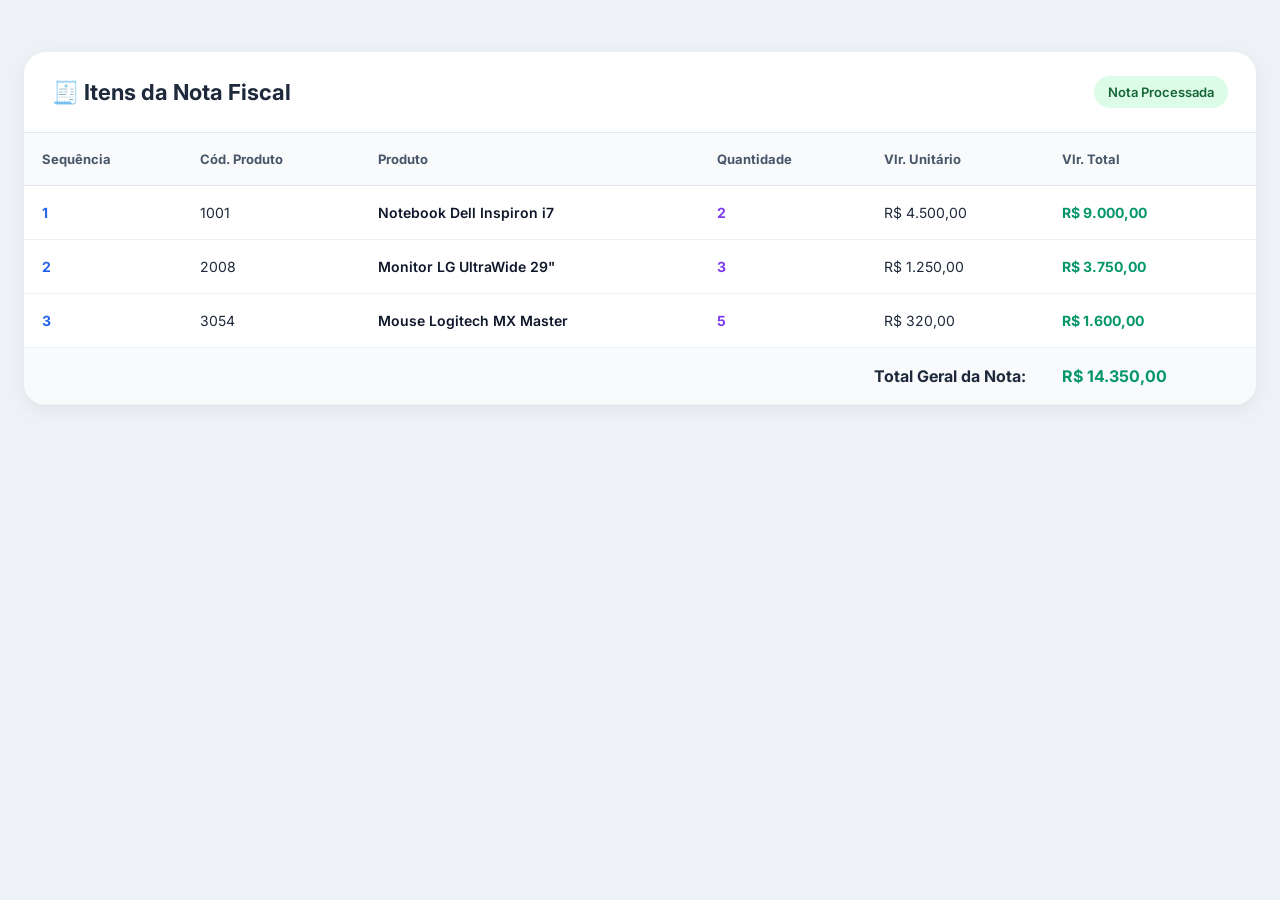
<file: projeto_dashboard_html/itens.html>
<!DOCTYPE html>
<html lang="pt-BR">
<head>
<meta charset="UTF-8" />
<meta name="viewport" content="width=device-width, initial-scale=1.0"/>

<title>Dashboard de Vendas - Detalhes</title>

<link rel="preconnect" href="https://fonts.googleapis.com">
<link href="https://fonts.googleapis.com/css2?family=Inter:wght@400;500;600;700&display=swap" rel="stylesheet">

<style>

*{
    margin:0;
    padding:0;
    box-sizing:border-box;
}

body{
    font-family:'Inter',sans-serif;
    background:#eef2f7;
    color:#1e293b;
    padding:24px;
}

/* TOPO */

.topo{
    margin-bottom:24px;
}

.topo-card{
    background:linear-gradient(135deg,#0f172a,#1e40af);
    border-radius:22px;
    padding:32px;
    color:white;
    box-shadow:0 15px 40px rgba(0,0,0,0.12);
}

.topo-card h1{
    font-size:32px;
    margin-bottom:10px;
}

.topo-card p{
    opacity:0.85;
    font-size:15px;
    line-height:1.5;
}

/* INFO NF */

.info-grid{
    margin-top:24px;
    display:grid;
    grid-template-columns:repeat(auto-fit,minmax(220px,1fr));
    gap:18px;
}

.info-card{
    background:white;
    border-radius:18px;
    padding:22px;
    box-shadow:0 4px 15px rgba(0,0,0,0.05);
}

.info-card small{
    color:#64748b;
    display:block;
    margin-bottom:8px;
}

.info-card h2{
    font-size:24px;
    color:#0f172a;
}

.info-card span{
    display:block;
    margin-top:8px;
    color:#16a34a;
    font-size:13px;
    font-weight:600;
}

/* TABELA */

.painel{
    margin-top:28px;
    background:white;
    border-radius:22px;
    overflow:hidden;
    box-shadow:0 5px 18px rgba(0,0,0,0.06);
}

.painel-header{
    padding:24px 28px;
    border-bottom:1px solid #e2e8f0;

    display:flex;
    justify-content:space-between;
    align-items:center;
    flex-wrap:wrap;
    gap:14px;
}

.painel-header h2{
    font-size:22px;
}

.status{
    background:#dcfce7;
    color:#166534;
    padding:8px 14px;
    border-radius:999px;
    font-size:13px;
    font-weight:600;
}

.table-responsive{
    width:100%;
    overflow-x:auto;
}

table{
    width:100%;
    border-collapse:collapse;
    min-width:1100px;
}

thead{
    background:#f8fafc;
}

th{
    padding:18px;
    text-align:left;
    font-size:13px;
    color:#475569;
    border-bottom:1px solid #e2e8f0;
}

td{
    padding:18px;
    border-bottom:1px solid #edf2f7;
    font-size:14px;
}

tbody tr{
    transition:0.2s;
}

tbody tr:hover{
    background:#f8fbff;
}

.codigo{
    font-weight:700;
    color:#2563eb;
}

.produto{
    font-weight:600;
    color:#0f172a;
}

.quantidade{
    font-weight:700;
    color:#7c3aed;
}

.valor{
    font-weight:700;
    color:#059669;
}

.footer-total{
    background:#f8fafc;
}

.footer-total td{
    font-size:16px;
    font-weight:700;
}

/* RESPONSIVO */

@media(max-width:768px){

    body{
        padding:14px;
    }

    .topo-card{
        padding:24px;
    }

    .topo-card h1{
        font-size:26px;
    }

    .painel-header{
        flex-direction:column;
        align-items:flex-start;
    }

}

</style>
</head>
<body>

<!-- TOPO -->



<section class="painel">

    <div class="painel-header">

        <h2>🧾 Itens da Nota Fiscal</h2>

        <div class="status">
            Nota Processada
        </div>

    </div>

    <div class="table-responsive">

        <table>

            <thead>

                <tr>
                    <th>Sequência</th>
                    <th>Cód. Produto</th>
                    <th>Produto</th>
                    <th>Quantidade</th>
                    <th>Vlr. Unitário</th>
                    <th>Vlr. Total</th>
                </tr>

            </thead>

            <tbody>

                <tr>
                    <td class="codigo">1</td>
                    <td>1001</td>
                    <td class="produto">Notebook Dell Inspiron i7</td>
                    <td class="quantidade">2</td>
                    <td>R$ 4.500,00</td>
                    <td class="valor">R$ 9.000,00</td>
                </tr>

                <tr>
                    <td class="codigo">2</td>
                    <td>2008</td>
                    <td class="produto">Monitor LG UltraWide 29"</td>
                    <td class="quantidade">3</td>
                    <td>R$ 1.250,00</td>
                    <td class="valor">R$ 3.750,00</td>
                </tr>

                <tr>
                    <td class="codigo">3</td>
                    <td>3054</td>
                    <td class="produto">Mouse Logitech MX Master</td>
                    <td class="quantidade">5</td>
                    <td>R$ 320,00</td>
                    <td class="valor">R$ 1.600,00</td>
                </tr>

                <tr class="footer-total">

                    <td colspan="5" align="right">
                        Total Geral da Nota:
                    </td>

                    <td class="valor">
                        R$ 14.350,00
                    </td>

                </tr>

            </tbody>

        </table>

    </div>

</section>

</body>
</html>
</file>
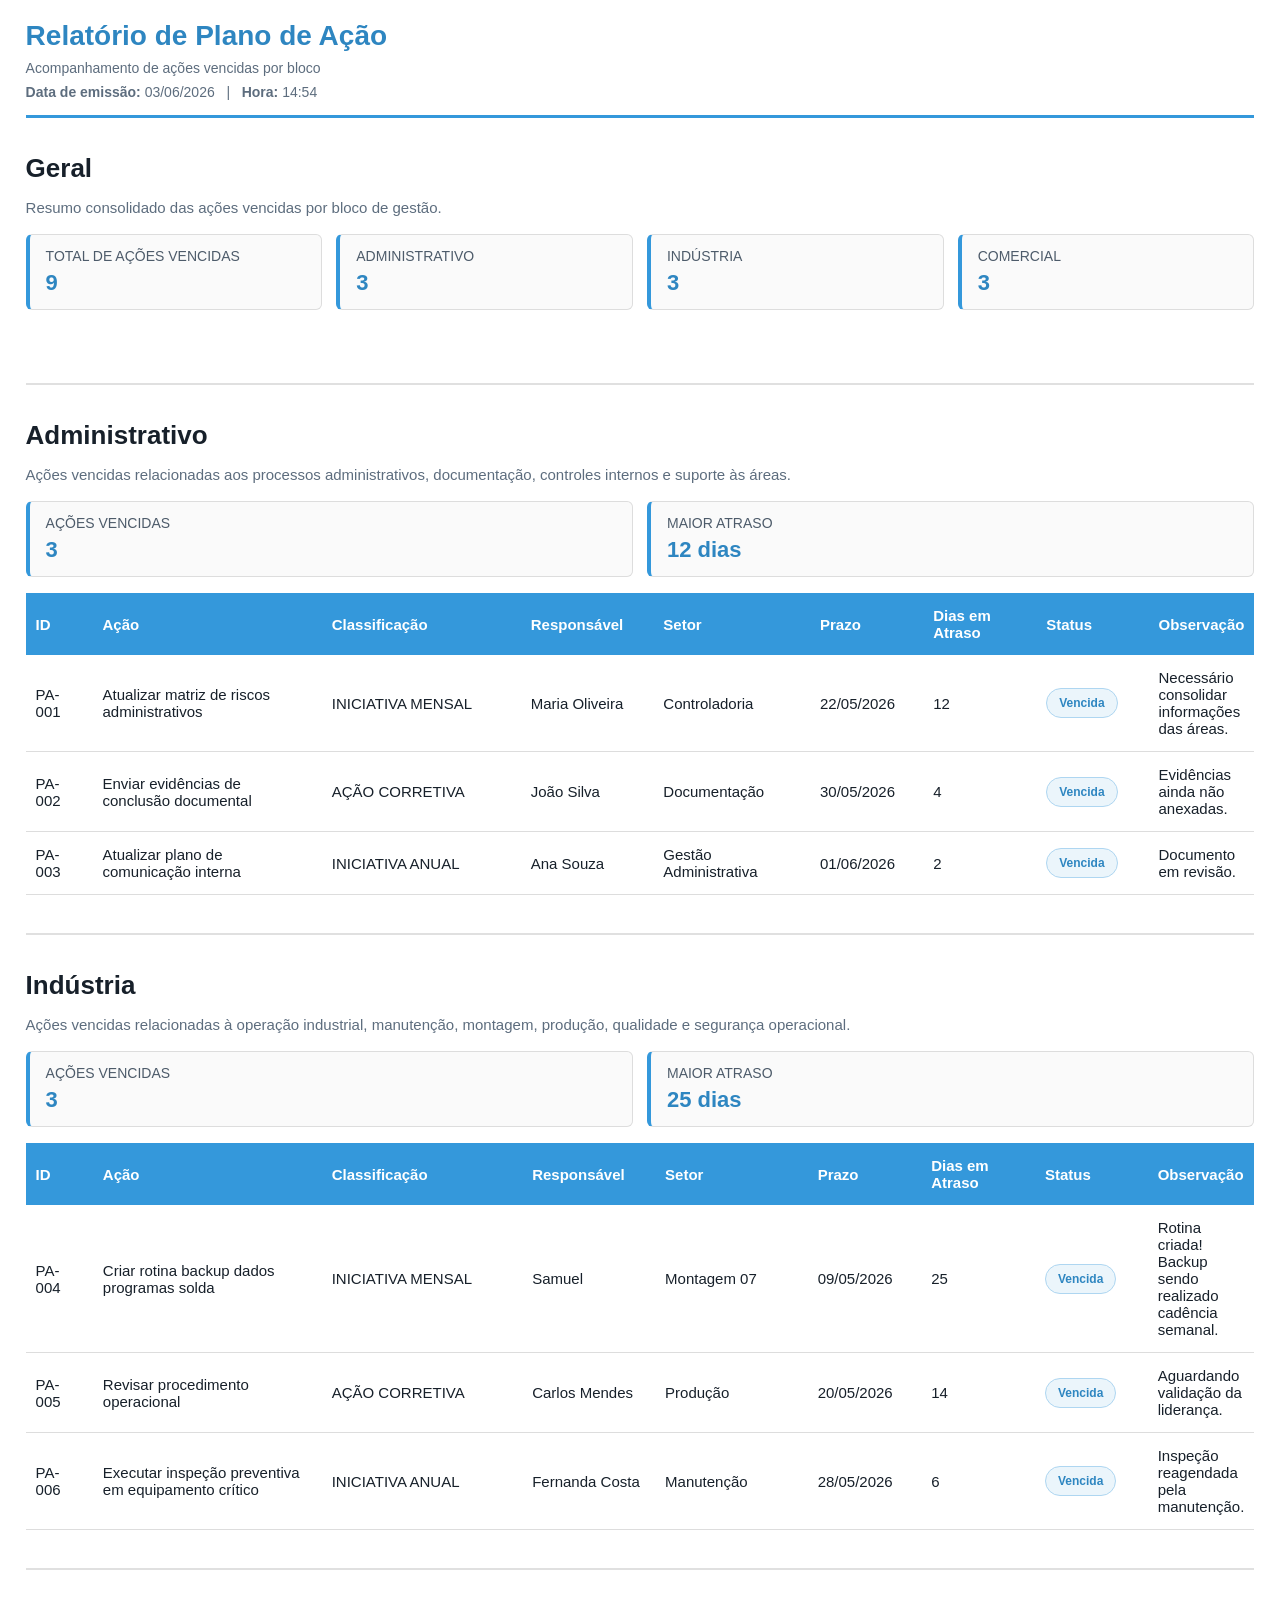
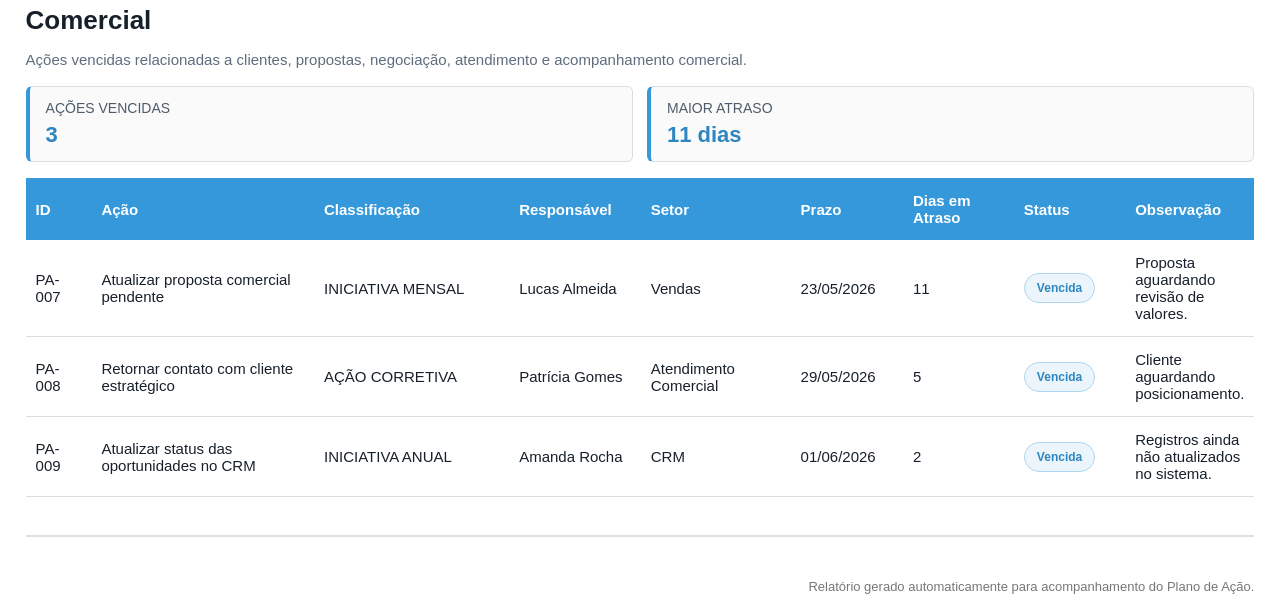
<file: Relatorio_Diario_GAI/Relatorio_Diario_GAI.html>
<!DOCTYPE html>
<html lang="pt-BR">
<head>
  <meta charset="UTF-8" />
  <meta name="viewport" content="width=device-width, initial-scale=1.0" />
  <title>Relatório de Plano de Ação - Ações Vencidas</title>

  <style>
    :root {
      --cor-principal: #3498db;
      --cor-principal-escura: #2e86c1;
      --cor-fundo-claro: #ebf5fb;
      --cor-borda-clara: #aed6f1;
      --cor-texto: #17202a;
      --cor-texto-secundario: #5d6d7e;
    }

    body {
      font-family: Arial, Helvetica, sans-serif;
      background-color: #ffffff;
      margin: 0;
      padding: 0;
      color: var(--cor-texto);
    }

    .container {
      width: 96%;
      margin: 20px auto;
    }

    .header {
      border-bottom: 3px solid var(--cor-principal);
      padding-bottom: 15px;
      margin-bottom: 25px;
    }

    .header h1 {
      margin: 0;
      color: var(--cor-principal-escura);
      font-size: 28px;
    }

    .header p {
      margin: 8px 0 0;
      color: var(--cor-texto-secundario);
      font-size: 14px;
    }

    h2 {
      margin: 0 0 14px;
      font-size: 26px;
      color: var(--cor-texto);
    }

    .descricao {
      color: var(--cor-texto-secundario);
      font-size: 15px;
      margin-bottom: 18px;
    }

    .summary {
      display: grid;
      grid-template-columns: repeat(4, 1fr);
      gap: 14px;
      margin-bottom: 35px;
    }

    .resumo-area {
      display: grid;
      grid-template-columns: repeat(2, 1fr);
      gap: 14px;
      margin-bottom: 16px;
    }

    .card,
    .mini-card {
      border: 1px solid #ddd;
      border-left: 4px solid var(--cor-principal);
      border-radius: 6px;
      padding: 13px 16px;
      background: #fafafa;
      min-height: 48px;
    }

    .card span,
    .mini-card span {
      display: block;
      font-size: 14px;
      color: #4d5b6a;
      text-transform: uppercase;
      margin-bottom: 6px;
    }

    .card strong,
    .mini-card strong {
      font-size: 22px;
      color: var(--cor-principal-escura);
    }

    .bloco-area {
      margin-top: 35px;
      padding-bottom: 38px;
      border-bottom: 2px solid #e0e0e0;
    }

    table {
      width: 100%;
      border-collapse: collapse;
      margin-top: 10px;
    }

    thead {
      background-color: var(--cor-principal);
      color: #ffffff;
    }

    th {
      padding: 14px 10px;
      text-align: left;
      font-size: 15px;
      font-weight: bold;
    }

    td {
      padding: 14px 10px;
      border-bottom: 1px solid #ddd;
      font-size: 15px;
      vertical-align: middle;
    }

    .col-id {
      width: 55px;
    }

    .col-acao {
      width: 250px;
    }

    .col-classificacao {
      width: 210px;
    }

    .col-responsavel {
      width: 120px;
    }

    .col-setor {
      width: 150px;
    }

    .col-prazo {
      width: 100px;
    }

    .col-atraso {
      width: 110px;
    }

    .col-prioridade {
      width: 100px;
    }

    .col-status {
      width: 100px;
    }

    .badge {
      display: inline-block;
      padding: 7px 10px;
      border-radius: 7px;
      color: #fff;
      font-size: 12px;
      font-weight: bold;
    }

    .alta {
      background: var(--cor-principal-escura);
    }

    .media {
      background: #f39c12;
    }

    .baixa {
      background: #7f8c8d;
    }

    .status-vencida {
      display: inline-block;
      padding: 7px 12px;
      border-radius: 20px;
      background: var(--cor-fundo-claro);
      color: var(--cor-principal-escura);
      border: 1px solid var(--cor-borda-clara);
      font-size: 12px;
      font-weight: bold;
    }

    .footer {
      margin-top: 28px;
      padding-top: 14px;
      font-size: 13px;
      color: #777;
      text-align: right;
    }

    @media (max-width: 1100px) {
      table {
        display: block;
        overflow-x: auto;
        white-space: nowrap;
      }
    }

    @media (max-width: 900px) {
      .summary {
        grid-template-columns: repeat(2, 1fr);
      }

      .resumo-area {
        grid-template-columns: 1fr;
      }
    }

    @media (max-width: 600px) {
      .summary {
        grid-template-columns: 1fr;
      }
    }

    @media print {
      .container {
        width: 100%;
        margin: 0;
      }

      .bloco-area {
        page-break-inside: avoid;
      }

      table {
        font-size: 12px;
      }

      th,
      td {
        padding: 8px 6px;
      }
    }
  </style>
</head>

<body>
  <div class="container">

    <div class="header">
      <h1>Relatório de Plano de Ação</h1>
      <p>Acompanhamento de ações vencidas por bloco</p>
      <p><strong>Data de emissão:</strong> 03/06/2026 &nbsp; | &nbsp; <strong>Hora:</strong> 14:54</p>
    </div>

    <!-- GERAL -->
    <section class="bloco-area">
      <h2>Geral</h2>
      <p class="descricao">Resumo consolidado das ações vencidas por bloco de gestão.</p>

      <div class="summary">
        <div class="card">
          <span>Total de ações vencidas</span>
          <strong>9</strong>
        </div>

        <div class="card">
          <span>Administrativo</span>
          <strong>3</strong>
        </div>

        <div class="card">
          <span>Indústria</span>
          <strong>3</strong>
        </div>

        <div class="card">
          <span>Comercial</span>
          <strong>3</strong>
        </div>
      </div>
    </section>

    <!-- ADMINISTRATIVO -->
    <section class="bloco-area">
      <h2>Administrativo</h2>
      <p class="descricao">
        Ações vencidas relacionadas aos processos administrativos, documentação, controles internos e suporte às áreas.
      </p>

      <div class="resumo-area">
        <div class="mini-card">
          <span>Ações vencidas</span>
          <strong>3</strong>
        </div>

        <div class="mini-card">
          <span>Maior atraso</span>
          <strong>12 dias</strong>
        </div>
      </div>

      <table>
        <thead>
          <tr>
            <th class="col-id">ID</th>
            <th class="col-acao">Ação</th>
            <th class="col-classificacao">Classificação</th>
            <th class="col-responsavel">Responsável</th>
            <th class="col-setor">Setor</th>
            <th class="col-prazo">Prazo</th>
            <th class="col-atraso">Dias em Atraso</th>
            <th class="col-status">Status</th>
            <th>Observação</th>
          </tr>
        </thead>

        <tbody>
          <tr>
            <td>PA-001</td>
            <td>Atualizar matriz de riscos administrativos</td>
            <td>INICIATIVA MENSAL</td>
            <td>Maria Oliveira</td>
            <td>Controladoria</td>
            <td>22/05/2026</td>
            <td>12</td>
            <td><span class="status-vencida">Vencida</span></td>
            <td>Necessário consolidar informações das áreas.</td>
          </tr>

          <tr>
            <td>PA-002</td>
            <td>Enviar evidências de conclusão documental</td>
            <td>AÇÃO CORRETIVA</td>
            <td>João Silva</td>
            <td>Documentação</td>
            <td>30/05/2026</td>
            <td>4</td>
            <td><span class="status-vencida">Vencida</span></td>
            <td>Evidências ainda não anexadas.</td>
          </tr>

          <tr>
            <td>PA-003</td>
            <td>Atualizar plano de comunicação interna</td>
            <td>INICIATIVA ANUAL</td>
            <td>Ana Souza</td>
            <td>Gestão Administrativa</td>
            <td>01/06/2026</td>
            <td>2</td>
            <td><span class="status-vencida">Vencida</span></td>
            <td>Documento em revisão.</td>
          </tr>
        </tbody>
      </table>
    </section>

    <!-- INDÚSTRIA -->
    <section class="bloco-area">
      <h2>Indústria</h2>
      <p class="descricao">
        Ações vencidas relacionadas à operação industrial, manutenção, montagem, produção, qualidade e segurança operacional.
      </p>

      <div class="resumo-area">
        <div class="mini-card">
          <span>Ações vencidas</span>
          <strong>3</strong>
        </div>

        <div class="mini-card">
          <span>Maior atraso</span>
          <strong>25 dias</strong>
        </div>
      </div>

      <table>
        <thead>
          <tr>
            <th class="col-id">ID</th>
            <th class="col-acao">Ação</th>
            <th class="col-classificacao">Classificação</th>
            <th class="col-responsavel">Responsável</th>
            <th class="col-setor">Setor</th>
            <th class="col-prazo">Prazo</th>
            <th class="col-atraso">Dias em Atraso</th>
            <th class="col-status">Status</th>
            <th>Observação</th>
          </tr>
        </thead>

        <tbody>
          <tr>
            <td>PA-004</td>
            <td>Criar rotina backup dados programas solda</td>
            <td>INICIATIVA MENSAL</td>
            <td>Samuel</td>
            <td>Montagem 07</td>
            <td>09/05/2026</td>
            <td>25</td>
            <td><span class="status-vencida">Vencida</span></td>
            <td>Rotina criada! Backup sendo realizado cadência semanal.</td>
          </tr>

          <tr>
            <td>PA-005</td>
            <td>Revisar procedimento operacional</td>
            <td>AÇÃO CORRETIVA</td>
            <td>Carlos Mendes</td>
            <td>Produção</td>
            <td>20/05/2026</td>
            <td>14</td>
            <td><span class="status-vencida">Vencida</span></td>
            <td>Aguardando validação da liderança.</td>
          </tr>

          <tr>
            <td>PA-006</td>
            <td>Executar inspeção preventiva em equipamento crítico</td>
            <td>INICIATIVA ANUAL</td>
            <td>Fernanda Costa</td>
            <td>Manutenção</td>
            <td>28/05/2026</td>
            <td>6</td>
            <td><span class="status-vencida">Vencida</span></td>
            <td>Inspeção reagendada pela manutenção.</td>
          </tr>
        </tbody>
      </table>
    </section>

    <!-- COMERCIAL -->
    <section class="bloco-area">
      <h2>Comercial</h2>
      <p class="descricao">
        Ações vencidas relacionadas a clientes, propostas, negociação, atendimento e acompanhamento comercial.
      </p>

      <div class="resumo-area">
        <div class="mini-card">
          <span>Ações vencidas</span>
          <strong>3</strong>
        </div>

        <div class="mini-card">
          <span>Maior atraso</span>
          <strong>11 dias</strong>
        </div>
      </div>

      <table>
        <thead>
          <tr>
            <th class="col-id">ID</th>
            <th class="col-acao">Ação</th>
            <th class="col-classificacao">Classificação</th>
            <th class="col-responsavel">Responsável</th>
            <th class="col-setor">Setor</th>
            <th class="col-prazo">Prazo</th>
            <th class="col-atraso">Dias em Atraso</th>
            <th class="col-status">Status</th>
            <th>Observação</th>
          </tr>
        </thead>

        <tbody>
          <tr>
            <td>PA-007</td>
            <td>Atualizar proposta comercial pendente</td>
            <td>INICIATIVA MENSAL</td>
            <td>Lucas Almeida</td>
            <td>Vendas</td>
            <td>23/05/2026</td>
            <td>11</td>
            <td><span class="status-vencida">Vencida</span></td>
            <td>Proposta aguardando revisão de valores.</td>
          </tr>

          <tr>
            <td>PA-008</td>
            <td>Retornar contato com cliente estratégico</td>
            <td>AÇÃO CORRETIVA</td>
            <td>Patrícia Gomes</td>
            <td>Atendimento Comercial</td>
            <td>29/05/2026</td>
            <td>5</td>
            <td><span class="status-vencida">Vencida</span></td>
            <td>Cliente aguardando posicionamento.</td>
          </tr>

          <tr>
            <td>PA-009</td>
            <td>Atualizar status das oportunidades no CRM</td>
            <td>INICIATIVA ANUAL</td>
            <td>Amanda Rocha</td>
            <td>CRM</td>
            <td>01/06/2026</td>
            <td>2</td>
            <td><span class="status-vencida">Vencida</span></td>
            <td>Registros ainda não atualizados no sistema.</td>
          </tr>
        </tbody>
      </table>
    </section>

    <div class="footer">
      Relatório gerado automaticamente para acompanhamento do Plano de Ação.
    </div>

  </div>
</body>
</html>
</file>
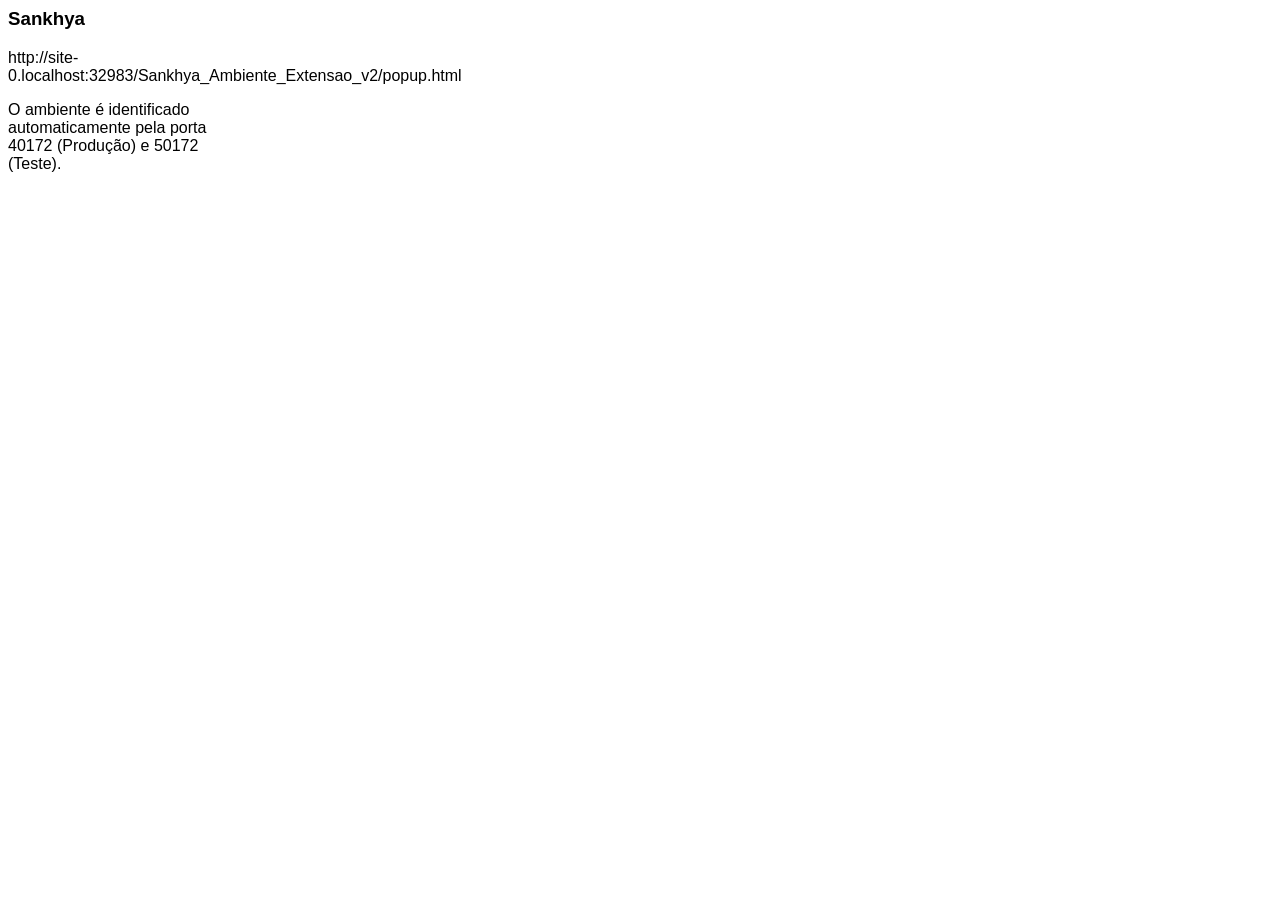
<file: Sankhya_Ambiente_Extensao_v2/popup.html>
<html><body style='font-family:Arial;width:240px'><h3>Sankhya</h3><div id='e'></div><script>e.textContent=location;</script><p>O ambiente é identificado automaticamente pela porta 40172 (Produção) e 50172 (Teste).</p></body></html>
</file>
